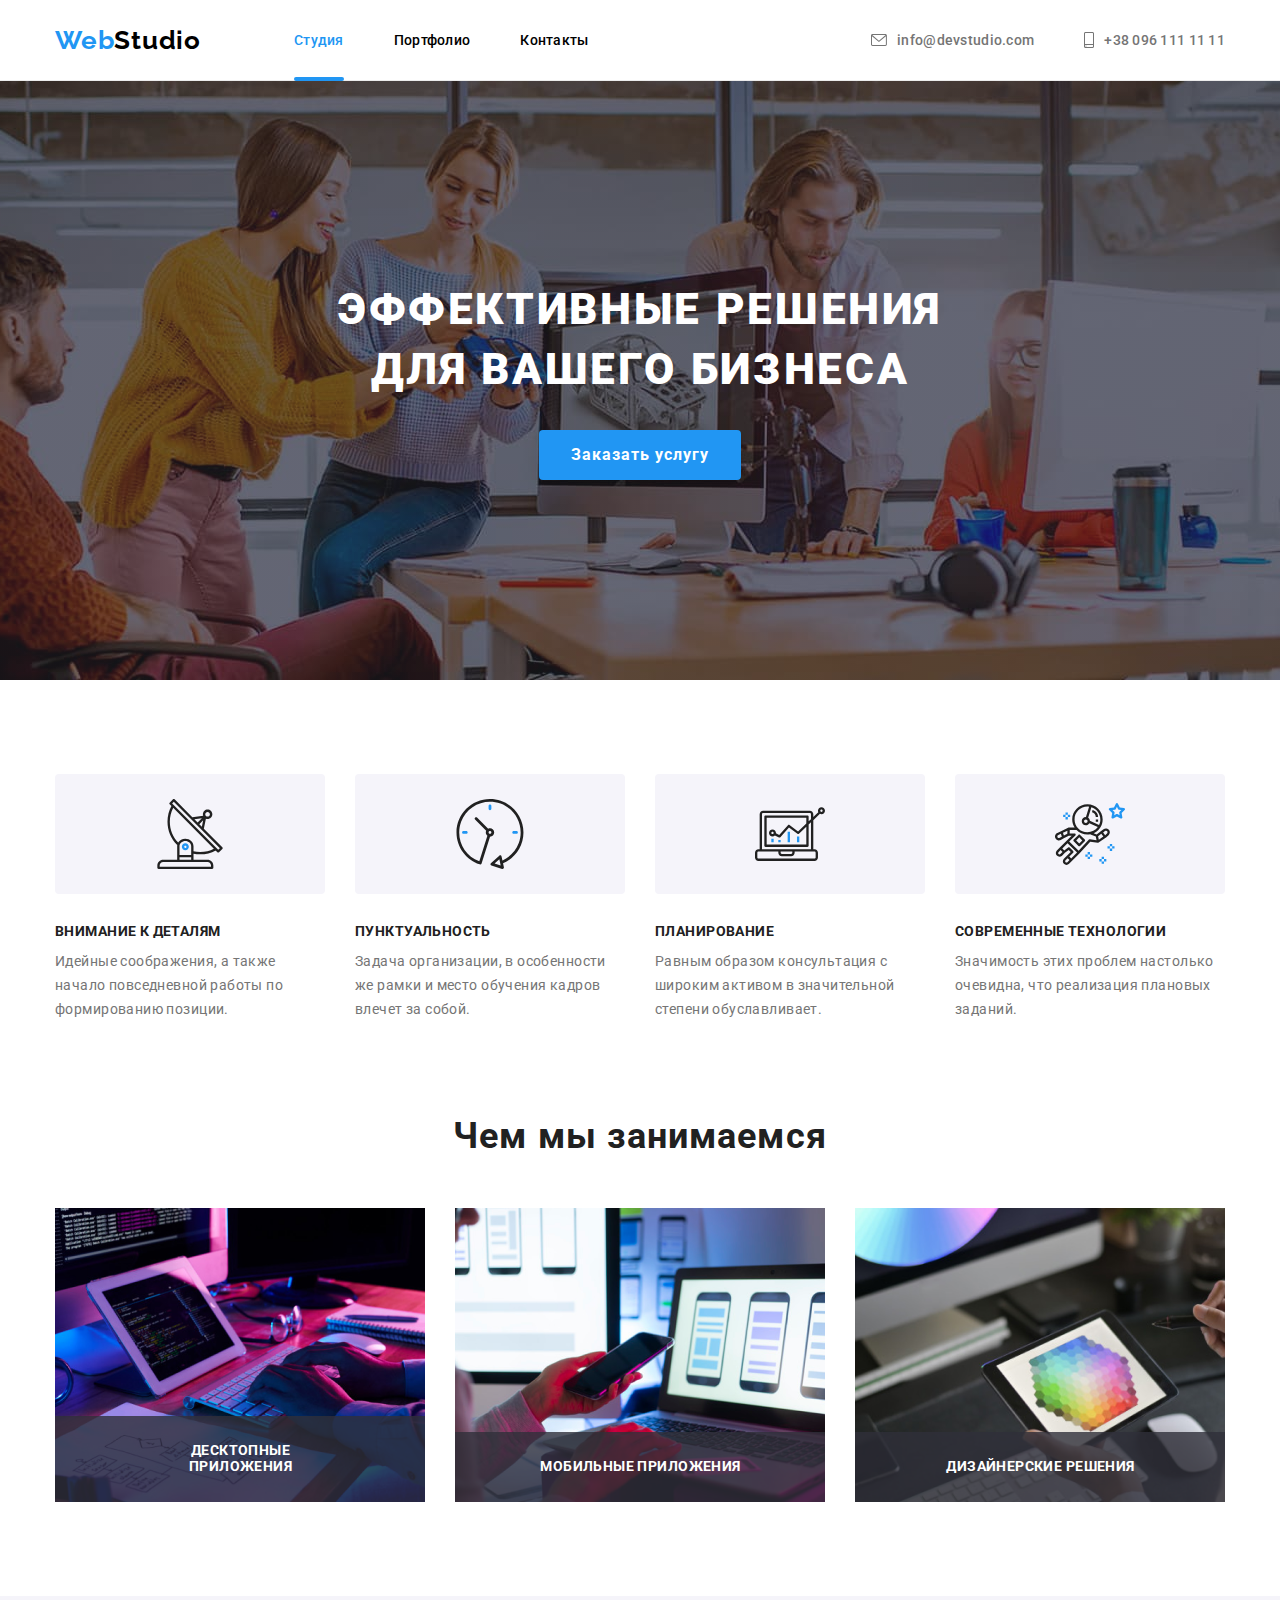
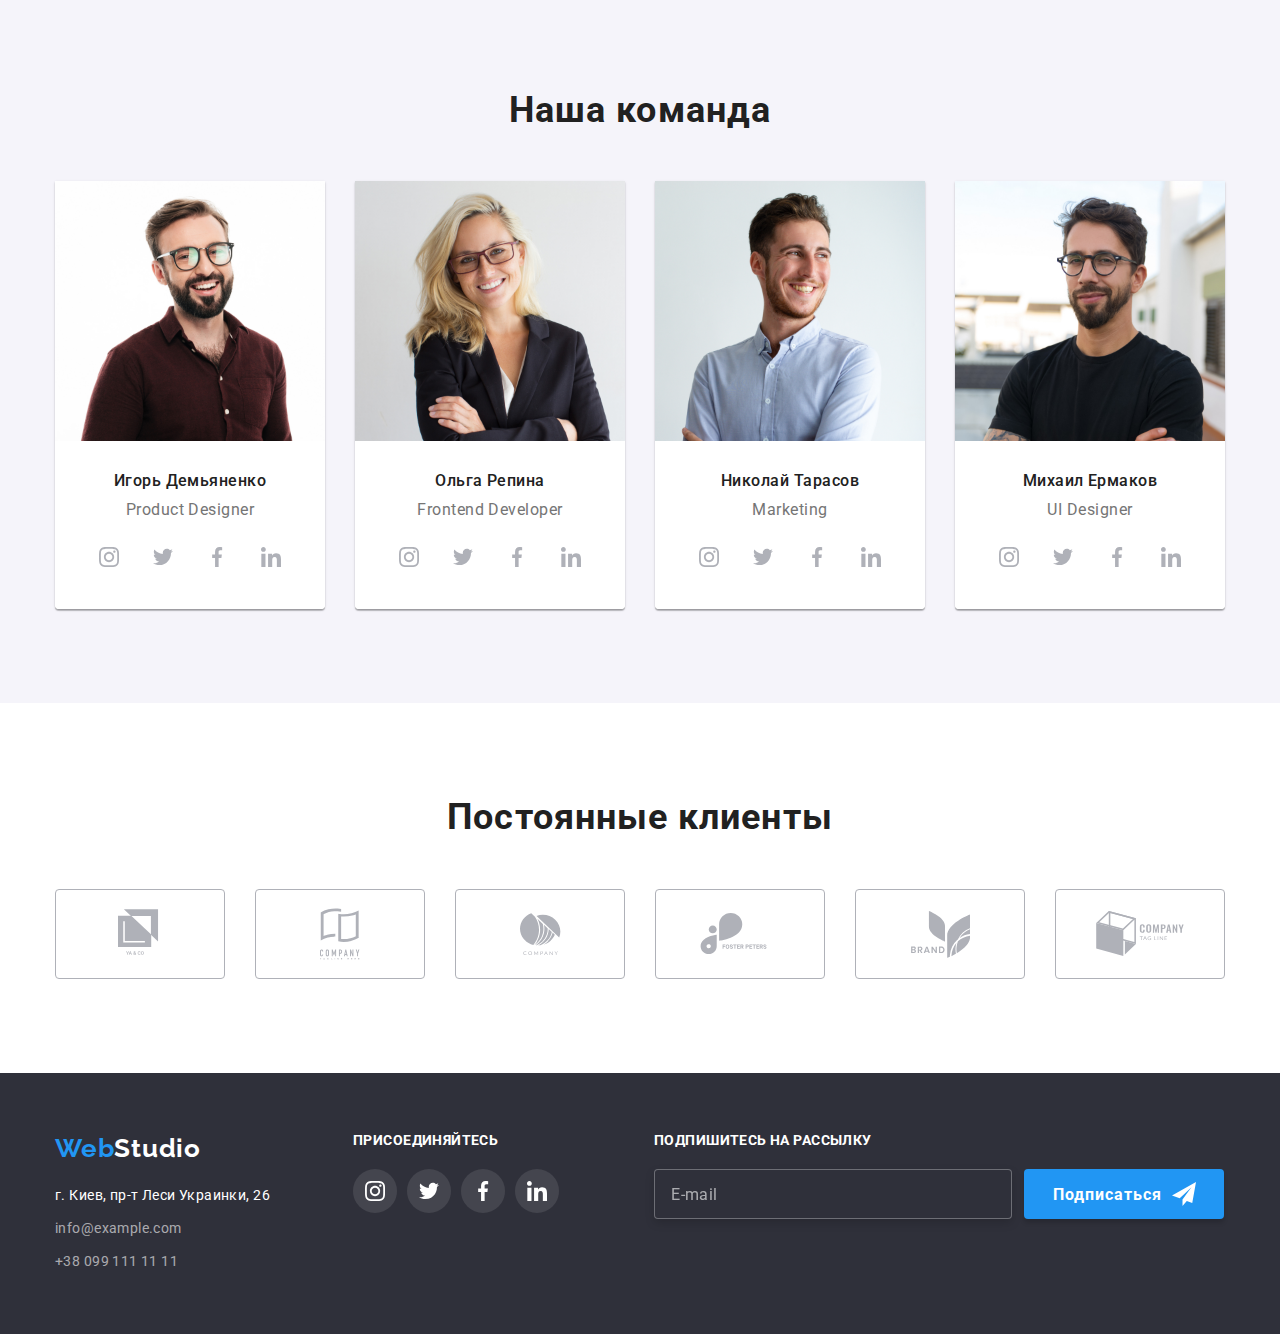
<file: index.html>
<!DOCTYPE html>
<html lang="ru">
  <head>
    <meta charset="UTF-8" />
    <meta name="viewport" content="width=device-width, initial-scale=1.0" />
    <title lang="en">WebStudio</title>
    <link rel="stylesheet" href="https://cdnjs.cloudflare.com/ajax/libs/modern-normalize/1.0.0/modern-normalize.min.css"/>
    <link rel="preconnect" href="https://fonts.gstatic.com">
    <link href="https://fonts.googleapis.com/css2?family=Raleway:wght@400;700&family=Roboto:wght@400;500;700;900&display=swap" rel="stylesheet">
    <link rel="stylesheet" href="css/styles.css">
  </head>
  <body>
    <!-------------------------HEADER---------------------------->
    <header class="header">
      <div class="container">
        <nav class="header-nav">
        <!--Company logo-->
        <a class="logo" href="index.html" lang="en"><span class="logo-accent-color">Web</span>Studio</a>
        <!--Main navigation-->
        <ul class="header-nav-list">
          <li class="header-nav-item"><a class="header-nav-item-link is-current" href="index.html">Студия</a></li>
          <li class="header-nav-item"><a class="header-nav-item-link" href="portfolio.html">Портфолио</a></li>
          <li class="header-nav-item"><a class="header-nav-item-link" href="">Контакты</a></li>
        </ul>
        
        <!--How to contact-->
        <ul class="header-contacts">
          <li class="header-contacts-item">
            <a class="header-contacts-item-link" 
            href="mailto:info@devstudio.com"><svg class="contact-icon" width="16" height="12">
              <use href="./images/content/sprite.svg#icon-envelope">
              </use>
            </svg>
            info@devstudio.com</a>
          </li>
        
                <li class="header-contacts-item">
            <a class="header-contacts-item-link" 
            href="tel:+380961111111"><svg class="contact-icon" width="10" height="16">
              <use href="./images/content/sprite.svg#icon-smartphone">
              </use>
            </svg>
            +38 096 111 11 11</a>
          </li>
        </ul>
        </nav>
      </div>
    </header>
    <main>
      <!--------------------------HERO------------------------------>
      <section class="section hero">
            <div class="container">
              <h1 class="visually-hidden">Студия создания сайтов WebStudio</h1>
              <p class="hero-title">Эффективные решения<br> для вашего бизнеса</p>
              <button class="button" data-modal-open>Заказать услугу</button>
            </div>
      </section>
      <!-----------------------ADVANTAGES-------------------------->
      <section class="section advant">
          <div class="container">
            <ul class="advant-list">
              <li class="advant-item">
                <div class="advant-icon-container">
                  <svg class="advant-icon" width="70" height="70">
                    <use href="./images/content/sprite.svg#icon-antenna">
                    </use>
                    </svg>
                </div>
                <h2 class="advant-item-title">Внимание к деталям</h2>
                <p class="advant-item-desc">
                  Идейные соображения, а также начало повседневной работы по
                  формированию позиции.
                </p>
              </li>

              <li class="advant-item">
                <div class="advant-icon-container">
                  <svg class="advant-icon" width="70" height="70">
                    <use href="./images/content/sprite.svg#icon-clock">
                    </use>
                  </svg>
                </div>
                <h2 class="advant-item-title">Пунктуальность</h2>
                <p class="advant-item-desc">
                  Задача организации, в особенности же рамки и место обучения
                  кадров влечет за собой.
                </p>
              </li>

              <li class="advant-item">
                <div class="advant-icon-container">
                  <svg class="advant-icon" width="70" height="70">
                    <use href="./images/content/sprite.svg#icon-diagram">
                    </use>
                  </svg>
                </div>
                <h2 class="advant-item-title">Планирование</h2>
                <p class="advant-item-desc">
                  Равным образом консультация с широким активом в значительной
                  степени обуславливает.
                </p>
              </li>

              <li class="advant-item">
                <div class="advant-icon-container">
                  <svg class="advant-icon" width="70" height="70">
                    <use href="./images/content/sprite.svg#icon-astronaut">
                    </use>
                  </svg>
                </div>
                <h2 class="advant-item-title">Современные технологии</h2>
                <p class="advant-item-desc">
                  Значимость этих проблем настолько очевидна, что реализация
                  плановых заданий. 
                </p>
              </li>
            
            </ul>
          </div>
      </section>
      <!--------------------------WORK------------------------------>
      <section class="section work">
            <div class="container">
              <h2 class="section-title">Чем мы занимаемся</h2>
              <ul class="work-list">  
                  <li class="work-list-item">
                    <img class="advant-img"
                        src="images/content/img.png"
                        alt="Работа за компьютером"
                        width="370"
                        height="294"/>
                    <p class="work-label">Десктопные приложения</p>
                  </li>
                
                  <li class="work-list-item">
                    <img class="advant-img"
                        src="images/content/box_2.png"
                        alt="Работа в телефоне"
                        width="370"
                        height="294"/>
                    <p class="work-label">Мобильные приложения</p>
                  </li>

                  <li class="work-list-item">
                    <img class="advant-img"
                        src="images/content/box_3.png"
                        alt="Работа в планшете"
                        width="370"
                        height="294"/>
                    <p class="work-label">Дизайнерские решения</p>
                  </li>
              </ul>
            </div>
      </section>
      <!--------------------------TEAM----------------------------->
      <section class="section team">
            <div class="container">
              <h2 class="section-title">Наша команда</h2>
              <ul class="team-list">
                <li class="team-list-item">
                  <img class ="team-info-list-item-photo"
                    src="./images/team/Igor_Demyanenko.jpg"
                    alt="Игорь Демьяненко"
                    width="270"
                  />
                  <div class="card-content">
                    <h3 class="team-info-list-item-name">Игорь Демьяненко</h3>
                    <p class="team-info-list-item-position" lang="en">Product Designer</p>
                    <ul class="social-list">
                      <li class="social-list-item">
                        <a class="social-list-link" href="">
                          <svg class="social-list-icon">
                            <use href="./images/content/sprite.svg#icon-instagram">
                            </use>
                          </svg>
                        </a>
                      </li>

                      <li class="social-list-item">
                        <a class="social-list-link" href="">
                          <svg class="social-list-icon">
                            <use href="./images/content/sprite.svg#icon-twitter">
                            </use>
                          </svg>
                        </a>
                      </li>

                      <li class="social-list-item">
                        <a class="social-list-link" href="">
                          <svg class="social-list-icon">
                          <use href="./images/content/sprite.svg#icon-facebook">
                          </use>
                        </svg>
                        </a>
                      </li>

                      <li class="social-list-item">
                        <a class="social-list-link" href="">
                          <svg class="social-list-icon">
                            <use href="./images/content/sprite.svg#icon-linkedin">
                            </use>
                          </svg>
                        </a>
                      </li>
                    </ul>
                </div>
                </li>

                <li class="team-list-item">
                  <img class ="team-info-list-item-photo"
                    src="images/team/Olga_Repina.jpg"
                    alt="Ольга Репина"
                    width="270"
                  />
                  <div class="card-content">
                  <h3 class="team-info-list-item-name">Ольга Репина</h3>
                  <p class="team-info-list-item-position" lang="en">Frontend Developer</p>
                  <ul class="social-list">
                    <li class="social-list-item">
                      <a class="social-list-link" href="">
                        <svg class="social-list-icon">
                          <use href="./images/content/sprite.svg#icon-instagram">
                          </use>
                        </svg>
                      </a>
                    </li>

                    <li class="social-list-item">
                      <a class="social-list-link" href="">
                        <svg class="social-list-icon">
                          <use href="./images/content/sprite.svg#icon-twitter">
                          </use>
                        </svg>
                      </a>
                    </li>

                    <li class="social-list-item">
                      <a class="social-list-link" href="">
                        <svg class="social-list-icon">
                          <use href="./images/content/sprite.svg#icon-facebook">
                          </use>
                        </svg>
                      </a>
                    </li>

                    <li class="social-list-item">
                      <a class="social-list-link" href="">
                        <svg class="social-list-icon">
                          <use href="./images/content/sprite.svg#icon-linkedin">
                          </use>
                        </svg>
                      </a>
                    </li>
                  </ul>
                </div>
                </li>

                <li class="team-list-item">
                  <img class ="team-info-list-item-photo"
                    src="images/team/Nikolay_Tarasov.jpg"
                    alt="Николай Тарасов"
                    width="270"
                  />
                  <div class="card-content">
                  <h3 class="team-info-list-item-name">Николай Тарасов</h3>
                  <p class="team-info-list-item-position" lang="en">Marketing</p>
                  <ul class="social-list">
                    <li class="social-list-item">
                      <a class="social-list-link" href="">
                        <svg class="social-list-icon">
                          <use href="./images/content/sprite.svg#icon-instagram">
                          </use>
                        </svg>
                      </a>
                    </li>

                    <li class="social-list-item">
                      <a class="social-list-link" href="">
                        <svg class="social-list-icon">
                          <use href="./images/content/sprite.svg#icon-twitter">
                          </use>
                        </svg>
                      </a>
                    </li>

                    <li class="social-list-item">
                      <a class="social-list-link" href="">
                        <svg class="social-list-icon">
                          <use href="./images/content/sprite.svg#icon-facebook">
                          </use>
                        </svg>
                      </a>
                    </li>

                    <li class="social-list-item">
                      <a class="social-list-link" href="">
                        <svg class="social-list-icon">
                          <use href="./images/content/sprite.svg#icon-linkedin">
                          </use>
                        </svg>
                      </a>
                    </li>
                  </ul>
                </div>
                </li>

                <li class="team-list-item">
                    <img class="team-info-list-item-photo"
                    src="images/team/Mykhail_Ermakov.jpg" 
                    alt="Михаил Ермаков" width="270"/>
                    <div class="card-content">
                    <h3 class="team-info-list-item-name">Михаил Ермаков</h3>
                    <p class="team-info-list-item-position" lang="en">UI Designer</p>
                  <ul class="social-list">
                    <li class="social-list-item">
                      <a class="social-list-link" href="">
                        <svg class="social-list-icon">
                          <use href="./images/content/sprite.svg#icon-instagram">
                          </use>
                        </svg>
                      </a>
                    </li>

                    <li class="social-list-item">
                      <a class="social-list-link" href="">
                        <svg class="social-list-icon">
                          <use href="./images/content/sprite.svg#icon-twitter">
                          </use>
                        </svg>
                      </a>
                    </li>

                    <li class="social-list-item">
                      <a class="social-list-link" href="">
                        <svg class="social-list-icon">
                          <use href="./images/content/sprite.svg#icon-facebook">
                          </use>
                        </svg>
                      </a>
                    </li>

                    <li class="social-list-item">
                      <a class="social-list-link" href="">
                        <svg class="social-list-icon">
                          <use href="./images/content/sprite.svg#icon-linkedin">
                          </use>
                        </svg>
                      </a>
                    </li>
                  </ul>
                </div>
                </li>
              </ul>
            </div>
      </section>
      <!-------------------------CLIENTS----------------------------->
      <section class="section clients">
        <div class="container">
          <h2 class="section-title">Постоянные клиенты</h2>
            <ul class="clients-list">
              <li class="clients-list-item">
                <a class="clients-list-link" href="">
                  <svg class="clients-list-icon" width="44.27" height="49.23">
                    <use href="./images/content/sprite.svg#icon-logo-1">
                    </use>
                  </svg>
                </a>
              </li>

                <li class="clients-list-item">
                  <a class="clients-list-link" href="">
                    <svg class="clients-list-icon" width="40" height="52">
                      <use href="./images/content/sprite.svg#icon-logo-2">
                      </use>
                    </svg>
                  </a>
                </li>

                <li class="clients-list-item">
                  <a class="clients-list-link" href="">
                    <svg class="clients-list-icon" width="41" height="42.6">
                      <use href="./images/content/sprite.svg#icon-logo-3">
                      </use>
                    </svg>
                  </a>
                </li>

                <li class="clients-list-item">
                  <a class="clients-list-link" href="">
                    <svg class="clients-list-icon" width="80" height="42.02">
                      <use href="./images/content/sprite.svg#icon-logo-4">
                      </use>
                    </svg>
                  </a>
                </li>

                <li class="clients-list-item">
                  <a class="clients-list-link" href="">
                    <svg class="clients-list-icon" width="59" height="47">
                      <use href="./images/content/sprite.svg#icon-logo-5">
                      </use>
                    </svg>
                  </a>
                </li>

                <li class="clients-list-item">
                  <a class="clients-list-link" href="">
                    <svg class="clients-list-icon" width="88.48" height="45.44">
                      <use href="./images/content/sprite.svg#icon-logo-6">
                      </use>
                    </svg>
                  </a>
                </li>

            </ul>
        </div>
      </section>

      <!-------------------------FOOTER----------------------------->
      <footer class="footer">
          <div class="container footer-social">
            <div class="footer-address-container">
              <a class="footer-logo" href="index.html"><span class="logo-accent-color">Web</span>Studio</a>
                  <address class="footer-contacts">
                  <p class="footer-contacts-address">г. Киев, пр-т Леси Украинки, 26</p>
                  <a class="footer-contacts-link" href="mailto:info@example.com">info@example.com</a>
                  <a class="footer-contacts-link" href="tel:+380991111111">+38 099 111 11 11</a>
                  </address> 
            </div>
            <div class="footer-social-container">
                <h3 class="agitation">присоединяйтесь</h3>
                <ul class="footer-social-list">
                  <li class="social-list-item">
                    <a class="social-list-link footer-link" href="">
                      <svg class="social-list-icon footer-icon">
                        <use href="./images/content/sprite.svg#icon-instagram">
                        </use>
                      </svg>
                    </a>
                  </li>
    
                  <li class="social-list-item">
                    <a class="social-list-link footer-link" href="">
                      <svg class="social-list-icon footer-icon">
                        <use href="./images/content/sprite.svg#icon-twitter">
                        </use>
                      </svg>
                    </a>
                  </li>
    
                  <li class="social-list-item">
                    <a class="social-list-link footer-link" href="">
                      <svg class="social-list-icon footer-icon">
                        <use href="./images/content/sprite.svg#icon-facebook">
                        </use>
                      </svg>
                    </a>
                  </li>
    
                  <li class="social-list-item">
                    <a class="social-list-link footer-link" href="">
                      <svg class="social-list-icon footer-icon">
                        <use href="./images/content/sprite.svg#icon-linkedin">
                        </use>
                      </svg>
                    </a>
                  </li>
              </ul>
            </div>
            <form class="footer-input-container">
              <h3 class="agitation">Подпишитесь на рассылку</h3>
                <input type="email" name="user-email" class="footer-form-input" placeholder="E-mail">
                <button class="footer-input-btn" type="submit">Подписаться
                    <svg class="footer-btn-icon">
                       <use href="./images/content/sprite.svg#icon-icon-send"></use>
                    </svg>    
                </button> 
              </form>
          </div>    
      </footer>
  <!-------------------------BACKDROP----------------------------->
      <div class="backdrop is-hidden" data-modal>
        <div class="modal">
          <button type="button" class="close-btn" data-modal-close>
            <svg class="close">
              <use href="./images/content/sprite.svg#close">
              </use>
            </svg>
          </button>
          <p class="form-title">Оставьте свои данные, мы вам перезвоним</p>
          <form action="" class="modal-form">

            <label class="modal-form-field label">Имя
              <input type="text" name="user-name" class="modal-form-input">
              <svg class="form-icon">
                <use href="./images/content/sprite.svg#icon-name"></use>
              </svg>
            </label>

            <label class="modal-form-field label">Телефон
              <input type="tel" name="user-tel" class="modal-form-input">
               <svg class="form-icon">
                <use href="./images/content/sprite.svg#icon-tel"></use>
              </svg>
            </label>

            <label class="modal-form-field label">Почта
              <input type="email" name="user-email" class="modal-form-input">
               <svg class="form-icon">
                <use href="./images/content/sprite.svg#icon-email"></use>
              </svg>
            </label>
            
             <label class="modal-form-field label">Комментарий
              <textarea class="modal-form-message" 
              name="user-message" 
              placeholder="Введите текст"></textarea>
            </label>
        
            <input id="user-policy" type="checkbox" name="user-policy" value="accept-policy" class="modal-form-policy visually-hidden">
            <label for="user-policy" class="modal-form-policy-text">
              Соглашаюсь с рассылкой и принимаю&nbsp;
              <a href="" class="policy">Условия договора</a></label>

            <button type="submit" class="modal-form-btn">Отправить</button>
          </form>
        </div>
      </div>
    </main>
    <script src="./js/modal.js"></script>
  </body>
</html>
</file>
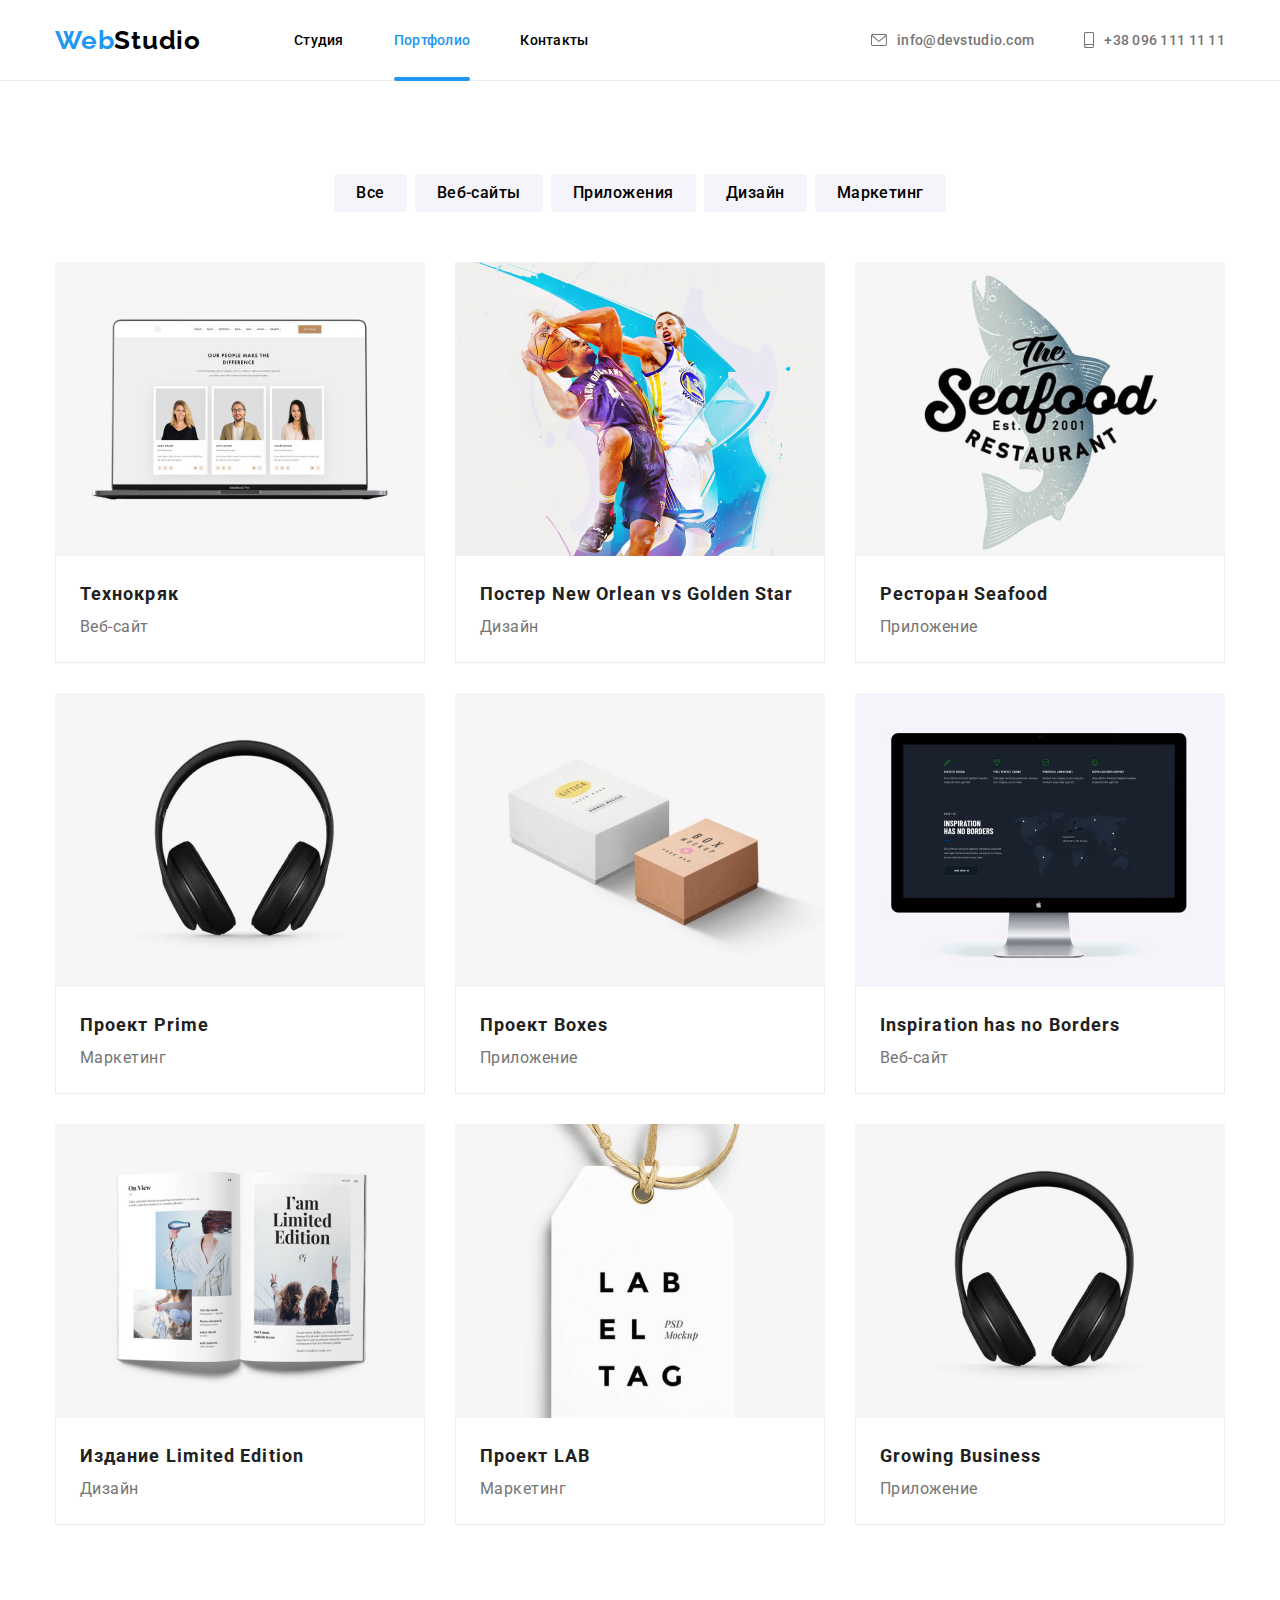
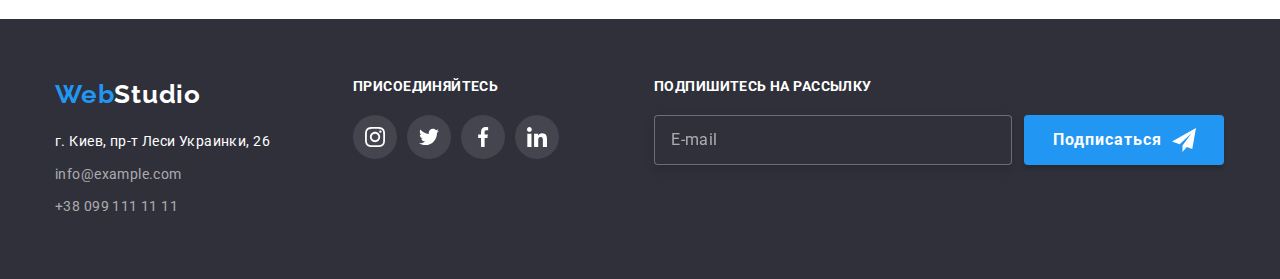
<file: portfolio.html>
<!DOCTYPE html>
<html lang="ru">
  <head>
    <meta charset="UTF-8" />
    <meta name="viewport" content="width=device-width, initial-scale=1.0" />
    <title lang="en">Portfolio</title>
    <link
      rel="stylesheet"
      href="https://cdnjs.cloudflare.com/ajax/libs/modern-normalize/1.0.0/modern-normalize.min.css"
    />
    <link rel="preconnect" href="https://fonts.gstatic.com" />
    <link
      href="https://fonts.googleapis.com/css2?family=Raleway:wght@400;700&family=Roboto:wght@400;500;700;900&display=swap"
      rel="stylesheet"/>
    <link rel="stylesheet" href="css/styles.css" />
  </head>
  <body>
    <!--Portfolio header-->
    <header class="header">
      <div class="container">
        <nav class="header-nav">
          <!--Company logo-->
          <a class="logo" href="index.html" lang="en"><span class="logo-accent-color">Web</span>Studio</a>
          <!--Main navigation-->
          <ul class="header-nav-list">
            <li class="header-nav-item"><a class="header-nav-item-link" href="index.html">Студия</a></li>
            <li class="header-nav-item"><a class="header-nav-item-link is-current" href="portfolio.html">Портфолио</a></li>
            <li class="header-nav-item"><a class="header-nav-item-link" href="">Контакты</a></li>
          </ul>
    
          <!--How to contact-->
          <ul class="header-contacts">
            <li class="header-contacts-item">
              <a class="header-contacts-item-link" href="mailto:info@devstudio.com"><svg class="contact-icon" width="16"
                  height="12">
                  <use href="./images/content/sprite.svg#icon-envelope">
                  </use>
                </svg>
                info@devstudio.com</a>
            </li>
    
            <li class="header-contacts-item">
              <a class="header-contacts-item-link" href="tel:+380961111111"><svg class="contact-icon" width="10"
                  height="16">
                  <use href="./images/content/sprite.svg#icon-smartphone">
                  </use>
                </svg>
                +38 096 111 11 11</a>
            </li>
          </ul>
        </nav>
      </div>
    </header>
    <main>
      <!--Our projects-->
      <section class="section">
        <div class="container">
        <h1 class="visually-hidden">Наши проекты</h1>
        <!--Filter buttons-->
        <ul class="portfolio-filter">
          <li class="button-portfolio-filter">
            <button type="button" class="portfolio-btn">Все</button>
          </li>
          <li class="button-portfolio-filter">
            <button type="button" class="portfolio-btn">Веб-сайты</button>
          </li>
          <li class="button-portfolio-filter">
            <button type="button" class="portfolio-btn">Приложения</button>
          </li>
          <li class="button-portfolio-filter">
            <button type="button" class="portfolio-btn">Дизайн</button>
          </li>
          <li class="button-portfolio-filter">
            <button type="button" class="portfolio-btn">Маркетинг</button>
          </li>
        </ul>
        <ul class="portfolio">
          <li class="portfolio-item">
            <a class="portfolio-link" href="">
                <div class="img-overlay">
              <img
                class="card-img"
                src="./images/portfolio/Технокряк.jpg"
                alt="Презентация проекта Технокряк"
                width="370"
                height="294"
              />
              <p class="overlay">Технокряк это современная площадка распространения коронавируса. Компании используют эту платформу
                для цифрового шпионажа и атак на защищённые сервера конкурентов.</p>
                </div>

              <div class="portfolio-card">
              <h2 class="portfolio-title">Технокряк</h2>
              <p class="portfolio-subtitle">Веб-сайт</p>
              </div>
            </a>
          </li>

          <li class="portfolio-item">
            <a class="portfolio-link" href="">
                  <div class="img-overlay">
                     <img
                class="card-img"
                src="./images/portfolio/NewOrlean_Golden_Star.jpg"
                alt="Презентация проекта New Orlean vs Golden Star"
                width="370"
                height="294"/>
            <p class="overlay">Технокряк это современная площадка распространения коронавируса. Компании используют эту платформу
              для цифрового шпионажа и атак на защищённые сервера конкурентов.</p>
            </div>
            
              <div class="portfolio-card">
              <h2 class="portfolio-title">
                Постер New Orlean vs Golden Star
              </h2>
              <p class="portfolio-subtitle">Дизайн</p>
              </div>
            </a>

          </li>
          <li class="portfolio-item">
            <a class="portfolio-link" href="">
                <div class="img-overlay">
                <img
                class="img"
                src="./images/portfolio/Seafood.jpg"
                alt="Презентация проекта Seafood"
                width="370"
                height="294"/>
                <p class="overlay">Технокряк это современная площадка распространения коронавируса. Компании используют эту платформу
                  для цифрового шпионажа и атак на защищённые сервера конкурентов.</p>
              </div>
                  <div class="portfolio-card">
              <h2 class="portfolio-title">Ресторан Seafood</h2>
              <p class="portfolio-subtitle">Приложение</p>
              </div>
            </a>
          </li>

          <li class="portfolio-item">
            <a class="portfolio-link" href="">
                  <div class="img-overlay">
              <img
                class="prime-img"
                src="./images/portfolio/Prime.jpg"
                alt="Презентация проекта Prime"
                width="370"
                height="294"
              />
              <p class="overlay">Технокряк это современная площадка распространения коронавируса. Компании используют эту платформу
                для цифрового шпионажа и атак на защищённые сервера конкурентов.</p>
                </div>
                <div class="portfolio-card">
              <h2 class="portfolio-title">Проект Prime</h2>
              <p class="portfolio-subtitle">Маркетинг</p>
              </div>
            </a>
          </li>
        <li class="portfolio-item">
            <a class="portfolio-link" href="">
                <div class="img-overlay">
                <img 
                class="boxes-img" 
                src="./images/portfolio/Boxes.jpg" 
                alt="Презентация проекта Boxes" 
                width="370"
                height="294"/>
                <p class="overlay">Технокряк это современная площадка распространения коронавируса. Компании используют эту платформу
                  для цифрового шпионажа и атак на защищённые сервера конкурентов.</p>
                </div>
                  <div class="portfolio-card">
                <h2 class="portfolio-title">Проект Boxes</h2>
                <p class="portfolio-subtitle">Приложение</p>
                </div>
            </a>
        </li>
        <li class="portfolio-item">
            <a class="portfolio-link" href="">
                  <div class="img-overlay">
                <img class="InspirationHasNoBorders-img" 
                src="./images/portfolio/InspirationBorders.jpg" 
                alt="Презентация проекта Inspiration has no Borders" 
                width="370"
                height="294"/>
                <p class="overlay">Технокряк это современная площадка распространения коронавируса. Компании используют эту платформу
                  для цифрового шпионажа и атак на защищённые сервера конкурентов.</p>
                </div>
                  <div class="portfolio-card">
                <h2 class="portfolio-title">Inspiration has no Borders</h2>
                <p class="portfolio-subtitle">Веб-сайт</p>
                </div>
            </a>
        </li>

        <li class="portfolio-item">
            <a class="portfolio-link" href="">
                <div class="img-overlay">
                <img class="LimitedEdition-img" 
                src="./images/portfolio/LimitedEdition.png" 
                alt="Презентация издания Limited Edition" 
                width="370"
                    height="294"/>
                    <p class="overlay">Технокряк это современная площадка распространения коронавируса. Компании используют эту платформу
                      для цифрового шпионажа и атак на защищённые сервера конкурентов.</p>
                </div>
                      <div class="portfolio-card">
                <h2 class="portfolio-title">Издание Limited Edition</h2>
                <p class="portfolio-subtitle">Дизайн</p>
                </div>
            </a>
        </li>
        <li class="portfolio-item">
            <a class="portfolio-link" href="">
                <div class="img-overlay">
                <img 
                class="lab-img" 
                src="./images/portfolio/LAB.png" 
                alt="Презентация проекта LAB" 
                width="370"
                height="294"/>
                <p class="overlay">Технокряк это современная площадка распространения коронавируса. Компании используют эту платформу
                  для цифрового шпионажа и атак на защищённые сервера конкурентов.</p>
                </div>
                  <div class="portfolio-card">
                <h2 class="portfolio-title">Проект LAB</h2>
                <p class="portfolio-subtitle">Маркетинг</p>
                </div>
            </a>
        </li>
        <li class="portfolio-item">
            <a class="portfolio-link" href="">
                <div class="img-overlay">
                <img class="GrowingBusiness-img" 
                src="./images/portfolio/Prime.jpg" 
                alt="Презентация проэкта Growing Business" 
                width="370"
                height="294"/>
                <p class="overlay">Технокряк это современная площадка распространения коронавируса. Компании используют эту платформу
                  для цифрового шпионажа и атак на защищённые сервера конкурентов.</p>
                </div>
                  <div class="portfolio-card">
                <h2 class="portfolio-title">Growing Business</h2>
                <p class="portfolio-subtitle">Приложение</p>
                </div>
            </a>
        </li>
        </ul>
        </div>
      </section>
    </main>
    <!--Site footer-->
   <footer class="footer">
          <div class="container footer-social">
            <div class="footer-address-container">
              <a class="footer-logo" href="index.html"><span class="logo-accent-color">Web</span>Studio</a>
                  <address class="footer-contacts">
                  <p class="footer-contacts-address">г. Киев, пр-т Леси Украинки, 26</p>
                  <a class="footer-contacts-link" href="mailto:info@example.com">info@example.com</a>
                  <a class="footer-contacts-link" href="tel:+380991111111">+38 099 111 11 11</a>
                  </address> 
            </div>
            <div class="footer-social-container">
                <h3 class="agitation">присоединяйтесь</h3>
                <ul class="footer-social-list">
                  <li class="social-list-item">
                    <a class="social-list-link footer-link" href="">
                      <svg class="social-list-icon footer-icon">
                        <use href="./images/content/sprite.svg#icon-instagram">
                        </use>
                      </svg>
                    </a>
                  </li>
    
                  <li class="social-list-item">
                    <a class="social-list-link footer-link" href="">
                      <svg class="social-list-icon footer-icon">
                        <use href="./images/content/sprite.svg#icon-twitter">
                        </use>
                      </svg>
                    </a>
                  </li>
    
                  <li class="social-list-item">
                    <a class="social-list-link footer-link" href="">
                      <svg class="social-list-icon footer-icon">
                        <use href="./images/content/sprite.svg#icon-facebook">
                        </use>
                      </svg>
                    </a>
                  </li>
    
                  <li class="social-list-item">
                    <a class="social-list-link footer-link" href="">
                      <svg class="social-list-icon footer-icon">
                        <use href="./images/content/sprite.svg#icon-linkedin">
                        </use>
                      </svg>
                    </a>
                  </li>
              </ul>
            </div>
             <form class="footer-input-container">
              <h3 class="agitation">Подпишитесь на рассылку</h3>
                <input type="email" name="user-email" class="footer-form-input" placeholder="E-mail">
                <button class="footer-input-btn" type="submit">Подписаться
                    <svg class="footer-btn-icon">
                       <use href="./images/content/sprite.svg#icon-icon-send"></use>
                    </svg>    
                </button> 
              </form>
          </div>    
      </footer>
  </body>
</html>
</file>
<file: css/styles.css>
/* 
Colors:
hero text color #FFFFFF 
primary text  #212121
secondary text #757575
accent color #2196F3 

Fonts:
logo font: Raleway 400 bold
main font Roboto 500 900 normal 400 bold 700
font-family: 'Raleway', sans-serif;
font-family: 'Roboto', sans-serif;

*/
:root {
  --hero-background-color: #2f303a;
  --secondary-background-color: #f5f4fa;
  --button-background-color: #f5f4fa;

  --hero-text-color: #ffffff;
  --primary-text-color: #212121;
  --secondary-text-color: #757575;

  --icon-color: #afb1b8;
  --accent-color: #2196f3;

  --logo-font: "Raleway", sans-serif;
}
body {
  background-color: #ffffff;
  color: #212121;
  font-family: "Roboto", sans-serif;
  padding-top: 80px;
}
h1,
h2,
h3,
h4,
h5,
h6,
p,
li {
  margin: 0;
}
ul {
  margin: 0;
  padding: 0;
  list-style: none;
}
img {
  display: block;
  margin: 0px;
}

.visually-hidden {
  position: absolute;
  width: 1px;
  height: 1px;
  margin: -1px;
  border: 0;
  padding: 0;
  white-space: nowrap;
  clip-path: inset(100%);
  clip: rect(0 0 0 0);
  overflow: hidden;
}

.container {
  width: 1200px;
  padding-right: 15px;
  padding-left: 15px;
  margin-left: auto;
  margin-right: auto;
  /* outline: 2px solid tomato; */
}

.section-title {
  font-weight: 700;
  font-size: 36px;
  line-height: 1.16;
  text-align: center;
  letter-spacing: 0.03em;
  margin-bottom: 50px;
}

/*================HEADER================*/

.header {
  position: fixed;
  width: 100%;
  min-height: 80px;
  top: 0;
  left: 0;
  border-bottom: 1px solid #ececec;
  background-color: #ffffff;
  z-index: 1;
}

.portfolio {
  margin-bottom: 94px;
}

/* Logo */
.logo {
  margin-right: 93px;
  font-family: var(--logo-font);
  font-weight: bold;
  font-size: 26px;
  line-height: 1.19;
  letter-spacing: 0.03em;
  text-decoration: none;
  color: #000000;
}
.logo-accent-color {
  color: var(--accent-color);
}
.logo:focus{
  outline: none;
}
/* Header-nav */

.header-nav {
  display: flex;
  align-items: center;
}

.header-nav-item-link,
.header-contacts-item-link {
  padding-top: 32px;
  padding-bottom: 32px;
  text-decoration: none;
  font-weight: 500;
  font-size: 14px;
  line-height: 1, 14;
  letter-spacing: 0.02em;
  color: #000000;

  transition: color 250ms cubic-bezier(0.4, 0, 0.2, 1);
}

.header-nav-list {
  display: flex;
}
.header-contacts {
  display: flex;
  margin-left: auto;
}

.header-nav-list .header-nav-item + .header-nav-item {
  margin-left: 50px;
}
.contact-icon {
  margin-right: 10px;
  fill: currentColor;
}

.header-nav-item-link:hover,
.header-nav-item-link:focus{
  color: var(--accent-color);
  outline: none;
}

.header-contacts .header-contacts-item + .header-contacts-item {
  margin-left: 50px;
}
.header-contacts-item-link {
  color: var(--secondary-text-color);
  display: flex;
  align-items: center;
}
.header-contacts-item-link:hover,
.header-contacts-item-link:focus {
  color: var(--accent-color);
  outline: none;
}

.header-nav-item-link {
  position: relative;
}

.header-nav-item-link.is-current {
  color: var(--accent-color);
}

.header-nav-item-link.is-current.header-nav-item-link::after {
  position: absolute;
  content: "";
  bottom: -1px;
  display: block;
  width: 100%;
  height: 4px;

  background-color: var(--accent-color);
  border-radius: 2px;

  color: var(--accent-color);
}

/*================END HEADER================*/
/*=====================MAIN=================*/

/* Hero */
.hero {
  max-width: 1600px;
  min-height: 600px;
  background-color: #c4c4c4;

  background-image: linear-gradient(
      to right,
      rgba(47, 48, 58, 0.4),
      rgba(47, 48, 58, 0.4)
    ),
    url(../images/content/header.jpg);
  background-size: cover;
  background-repeat: no-repeat;
  background-position: center;

  margin-left: auto;
  margin-right: auto;

  text-align: center;
  padding-top: 200px;
  padding-bottom: 200px;
  margin-bottom: 94px;
}

.hero-title {
  color: var(--hero-text-color);
  font-weight: 900;
  font-size: 44px;
  line-height: 1.36;
  letter-spacing: 0.06em;
  text-transform: uppercase;
  margin-bottom: 30px;
}
.button {
  margin: 0 auto;

  display: inline-block;
  min-width: 200px;
  padding: 10px 32px;
  left: 700px;
  top: 430px;
  border: none;
  border-radius: 4px;
  justify-content: center;

  text-align: center;
  align-items: center;
  font-weight: 700;
  font-size: 16px;
  line-height: 1.875;
  letter-spacing: 0.06em;

  color: var(--hero-text-color);
  background-color: var(--accent-color);
  text-decoration: none;
  box-shadow: 0px 4px 4px rgba(0, 0, 0, 0.15);

  cursor: pointer;
}

.button:focus {
outline: none;
}

/* Advantages */
.advant {
  margin-bottom: 94px;
}
.advant-list {
  display: flex;
  justify-content: stretch;
}
.advant-list .advant-item + .advant-item {
  margin-left: 30px;
}

.advant-icon-container {
  display: flex;
  justify-content: center;
  align-items: center;
  background-color: var(--secondary-background-color);
  width: 270px;
  height: 120px;
  border-radius: 4px;
  margin-bottom: 30px;
}

.advant-item-title {
  margin-bottom: 10px;
  font-weight: 700;
  font-size: 14px;
  line-height: 1.14;
  letter-spacing: 0.03em;
  text-transform: uppercase;
}
.advant-item-desc {
  font-weight: 400;
  font-size: 14px;
  line-height: 1.71;
  letter-spacing: 0.03em;
  color: var(--secondary-text-color);
}
.advant-item {
  width: 270px;
}

/* Work */

.work {
  margin-bottom: 94px;
}

.work-list {
  display: flex;
  justify-content: space-between;
}

.work-list-item {
  position: relative;
}

.work-label {
  position: absolute;
  width: 100%;
  bottom: 0;
  right: 0;
  margin: 0;
  padding: 27px 82px 27px 83px;
  background-color: rgba(47, 48, 58, 0.8);

  font-weight: 700;
  font-size: 14px;
  line-height: 1.14;
  text-align: center;
  letter-spacing: 0.03em;
  text-transform: uppercase;
  color: #ffffff;
}

/* Team */
.team {
  background-color: var(--secondary-background-color);
  padding-top: 94px;
  padding-bottom: 94px;
}

.team-list {
  display: flex;
  justify-content: space-between;
}
.team-list-item {
  box-shadow: 0px 1px 3px rgba(0, 0, 0, 0.12), 0px 1px 1px rgba(0, 0, 0, 0.14),
    0px 2px 1px rgba(0, 0, 0, 0.2);
  border: 1px solid 000000;
  border-radius: 0px 0px 4px 4px;
  background: #ffffff;
  overflow: hidden;
}
.card-content {
  padding-top: 30px;
  padding-bottom: 30px;
  background: #ffffff;
  width: 270px;
}

.team-info-list-item-name {
  margin-bottom: 10px;
}

.team-info-list-item-name {
  font-weight: 500;
  font-size: 16px;
  line-height: 1.19;
  text-align: center;
  letter-spacing: 0.03em;
}
.team-info-list-item-position {
  font-weight: 400;
  font-size: 16px;
  line-height: 1.19;
  text-align: center;
  letter-spacing: 0.03em;
  color: var(--secondary-text-color);
  margin-bottom: 16px;
}

.social-list {
  display: flex;
  justify-content: space-between;
  margin-left: 32px;
  margin-right: 32px;
}

.social-list-link {
  display: flex;
  justify-content: center;
  align-items: center;
  width: 44px;
  height: 44px;
  background-color: #ffffff;
  border-radius: 50%;

  transition: all 250ms cubic-bezier(0.4, 0, 0.2, 1);
}

.social-list-link:hover,
.social-list-link:focus {
  background-color: var(--accent-color);
  outline: none;
}

.social-list-link:hover .social-list-icon,
.social-list-link:focus .social-list-icon {
  fill: #ffffff;
}

.social-list-icon {
  width: 20px;
  height: 20px;
  fill: var(--icon-color);
  transition: all 250ms cubic-bezier(0.4, 0, 0.2, 1);
}

/* Portfolio buttons */

.portfolio-filter {
  display: flex;
  justify-content: center;
  margin-top: 94px;
  margin-bottom: 50px;
}

.portfolio-btn {
  font-weight: 500;
  font-size: 16px;
  line-height: 1.62;
  text-align: center;
  letter-spacing: 0.03em;
  border-radius: 4px;
  border: none;
  background: var(--secondary-background-color);
  padding: 6px 22px;
  cursor: pointer;

  transition: all 250ms cubic-bezier(0.4, 0, 0.2, 1);
}

.portfolio-filter .button-portfolio-filter + .button-portfolio-filter {
  margin-left: 8px;
}

.portfolio-btn:hover,
.portfolio-btn:focus {
  color: #ffffff;
  background-color: var(--accent-color);
  box-shadow: 0px 3px 1px rgba(0, 0, 0, 0.1), 0px 1px 2px rgba(0, 0, 0, 0.08),
    0px 2px 2px rgba(0, 0, 0, 0.12);
    outline: none;
}
.portfolio-link {
  text-decoration: none;
}
.portfolio-link:visited {
  color: var(--primary-text-color);
}
.portfolio-link > .portfolio-subtitle {
  color: var(--secondary-text-color);
}

/* Portfolio cards */

.portfolio {
  display: flex;
  flex-wrap: wrap;

  margin-left: -30px;
  margin-top: -30px;
}

.portfolio > .portfolio-item {
  flex-basis: calc(100% / 3 - 30px);

  margin-left: 30px;
  margin-top: 30px;
}

.portfolio-title {
  font-weight: 700;
  font-size: 18px;
  line-height: 2;
  letter-spacing: 0.06em;
}

.portfolio-subtitle {
  font-weight: 400;
  font-size: 16px;
  line-height: 1.87;
  letter-spacing: 0.03em;
  color: var(--secondary-text-color);
}

.portfolio-card {
  padding-top: 20px;
  padding-bottom: 20px;
  padding-left: 24px;
  padding-right: 24px;
  background: #ffffff;
  max-width: 370px;
  border-left: 1px solid #eeeeee;
  border-right: 1px solid #eeeeee;
  border-bottom: 1px solid #eeeeee;
}

.portfolio-link {
  transition: all 250ms cubic-bezier(0.4, 0, 0.2, 1);
}

.portfolio-link:hover,
.portfolio-link:focus {
  display: block;
  box-shadow: 0px 1px 1px rgba(0, 0, 0, 0.12), 
  0px 4px 4px rgba(0, 0, 0, 0.06), 
  1px 4px 6px rgba(0, 0, 0, 0.16);
  outline: none;
}

.img-overlay {
  position: relative;
  overflow: hidden;
}

.overlay {
  position: absolute;
  top: 0;
  left: 0;
  width: 100%;
  height: 100%;

  background: rgba(33, 150, 243, 0.9);
  font-weight: 400;
  font-size: 18px;
  line-height: 1.56;
  letter-spacing: 0.03em;
  padding: 63px 24px;
  color: #ffffff;

  transition: transform 250ms cubic-bezier(0.4, 0, 0.2, 1);
  transform: translateY(100%);
}

.portfolio-link:hover .overlay,
.portfolio-link:focus .overlay {
  transform: translateY(0);
}

/* Clients */

.clients {
  padding-top: 94px;
  padding-bottom: 94px;
}

.clients-list {
  display: flex;
  justify-content: space-between;
}

.clients-list-link {
  display: flex;
  justify-content: center;
  align-items: center;
  width: 170px;
  height: 90px;
  border: 1px solid var(--icon-color);
  border-radius: 4px;
  background-color: #ffffff;

  transition: all 250ms cubic-bezier(0.4, 0, 0.2, 1);
}

.clients-list-icon {
  fill: var(--icon-color);
  transition: all 250ms cubic-bezier(0.4, 0, 0.2, 1);
}

.clients-list-link:hover,
.clients-list-link:focus {
  border-color: var(--accent-color);
  outline: none;
}

.clients-list-link:hover .clients-list-icon,
.clients-list-link:focus .clients-list-icon {
  fill: var(--accent-color);
  outline: none;
}

/*==================END MAIN=================*/
/*==================FOOTER===================*/

.footer {
  background-color: var(--hero-background-color);
  padding-top: 60px;
  padding-bottom: 60px;
}
.footer-logo {
  display: block;
  font-family: var(--logo-font);
  font-weight: bold;
  font-size: 26px;
  line-height: 1.19;
  letter-spacing: 0.03em;
  text-decoration: none;
  color: #ffffff;
  margin-bottom: 20px;
}
.footer-logo:focus {
  outline:none;
}

.footer-contacts-address {
  font-style: normal;
  font-weight: normal;
  font-size: 14px;
  line-height: 1.71;
  letter-spacing: 0.03em;
  color: #ffffff;
}
.footer-contacts-link {
  display: block;
  margin-top: 9px;
  font-style: normal;
  font-weight: 400;
  font-size: 14px;
  line-height: 1.71;
  letter-spacing: 0.03em;
  color: rgba(255, 255, 255, 0.6);
  text-decoration: none;
}

.footer-contacts-link:hover{
  outline: none;
}

/* Social links */

.footer-social {
  display: flex;
}

.footer-address-container {
  display: block;
}

.footer-social-container {
  display: block;
  width: 206px;
  height: 80px;

  margin-left: 83px;
}

.footer-social-list {
  display: flex;
  justify-content: space-between;
}

.footer-link {
  background-color: #44454e;
}

.footer-icon {
  fill: #ffffff;
}

.agitation {
  font-weight: 700;
  font-size: 14px;
  line-height: 1.14;
  letter-spacing: 0.03em;
  text-transform: uppercase;

  color: #ffffff;

  margin-bottom: 20px;
}

.footer-input-container {
  margin-left: 95px;
}

.footer-form-input{
display: inline-flex;
margin: 0px;
width: 358px;
height: 50px;
margin: 0;
padding:15px 16px;

border: 1px solid rgba(255, 255, 255, 0.3);
border-radius: 4px;
background-color: #2F303A;
filter: drop-shadow(0px 4px 4px rgba(0, 0, 0, 0.15));
}

.footer-form-input::placeholder{
color: rgba(255, 255, 255, 0.6);
font-size: 16px;
line-height: 1.25;
letter-spacing: 0.03em;
}

.footer-form-input:focus{
outline: none;
}

.footer-input-btn {
position: relative;

border: none;
margin: 0;
cursor: pointer;

border-radius: 4px;
padding: 10px 62px 10px 29px;
margin-left: 8px;

width:200px;
height: 50px;

font-weight: 700;
font-size: 16px;
line-height: 1.87;
letter-spacing: 0.06em;

box-shadow: 0px 4px 4px rgba(0, 0, 0, 0.15);

color: #FFFFFF;
background-color: var(--accent-color);

}
.footer-btn-icon {
  position: absolute;

  top: 13px;
  right: 28px;

  display: block;
  width: 24px;
  height: 24px;
  fill: #ffffff;
}

.footer-input-btn:focus {
outline: none;
}

/*==================END FOOTER=================*/
/*==================BACKDROP=================*/
.backdrop {
  position: fixed;
  top: 0;
  left: 0;
  width: 100%;
  height: 100%;
  background-color: rgba(0, 0, 0, 0.2);
  z-index: 1;

  transition: all 250ms cubic-bezier(0.4, 0, 0.2, 1);
}

.modal {
  position: absolute;
  top: 50%;
  left: 50%;
  transform: translate(-50%, -50%);

  width: 528px;
  height: 581px;

  background: #ffffff;
  box-shadow: 0px 1px 3px rgba(0, 0, 0, 0.12), 0px 1px 1px rgba(0, 0, 0, 0.14),
    0px 2px 1px rgba(0, 0, 0, 0.2);
  border-radius: 4px;

  padding: 40px;
}

.close-btn {
  position: absolute;
  top: 8px;
  right: 8px;

  width: 30px;
  height: 30px;

  border-radius: 50%;
  background: #ffffff;
  border: 1px solid rgba(0, 0, 0, 0.1);

  cursor: pointer;

}

.close-btn:hover .close,
.close-btn:focus .close{
  fill: var(--accent-color)
}

.close {
  width: 11px;
  height: 11px;

  display: center;
  padding-left: 1px;
  padding-top: 1px;

  transition: fill 250ms cubic-bezier(0.4, 0, 0.2, 1);
}

.is-hidden {
  opacity: 0;
  visibility: hidden;
  pointer-events: none;
}
 
.modal-form{
  display: flex;
  flex-direction: column;
}

.form-title {
margin-bottom: 12px;

font-weight: 700;
font-size: 20px;
line-height: 1.15;
text-align: center;
letter-spacing: 0.03em;

color: #212121;
}

.modal-form-input {
width: 100%;
height: 40px;

border: 1px solid rgba(33, 33, 33, 0.2);
border-radius: 4px;
padding-left: 42px;
margin-top: 4px;

transition: border 250ms cubic-bezier(0.4, 0, 0.2, 1);
}

.modal-form-input:focus {
outline: none;
border-color: var(--accent-color);
}

.modal-form-input:focus + .form-icon {
  fill: var(--accent-color);
}

.modal-form-field {
position: relative;
margin-bottom: 10px;
}

.form-icon {
position: absolute;
bottom: 11px;
left: 12px;

width: 18px;
height: 18px;

transition: fill 250ms cubic-bezier(0.4, 0, 0.2, 1);
}

.modal-form-message {
width: 100%;
height: 120px;

border: 1px solid rgba(33, 33, 33, 0.2);
border-radius: 4px;

margin-top: 4px;
padding: 12px 16px;

resize: none;

transition: border 250ms cubic-bezier(0.4, 0, 0.2, 1);

}

.modal-form-message::placeholder {
color: rgba(117, 117, 117, 0.5);
}

.modal-form-message:focus {
outline: none;
border-color: var(--accent-color);
}

.modal-form-policy-text:before {
  display: inline-block;
  content:"";

  width: 16px;
  height: 15px;

  border: solid 2px #212121;
  border-radius: 2px;

  margin-right: 7px;
}

.modal-form-policy-text {
display: flex;
align-items: center;
font-weight: 400;
font-size: 14px;
line-height: 1.71;
letter-spacing: 0.03em;

color: var(--secondary-text-color);

margin-bottom: 24px;
}

.policy {
color: var(--accent-color);
}

.label{
font-weight: 400;
font-size: 12px;
line-height: 1.17;

letter-spacing: 0.01em;

color: var(--secondary-text-color);
}

.modal-form-btn {
margin: 0 auto;
min-width: 200px;
padding: 10px 55px;
border: none;
border-radius: 4px;

background: var(--accent-color);
box-shadow: 0px 4px 4px rgba(0, 0, 0, 0.15);

font-weight: 700;
font-size: 16px;
line-height: 1.875;
letter-spacing: 0.06em;

color: #ffffff;
cursor: pointer;

}

.modal-form-btn:focus{outline: none;
}

.modal-form-policy:checked + .modal-form-policy-text::before {
background-color: var(--accent-color);
border-color: var(--accent-color);
background-image: url(../images/content/icons/Vector.svg);

}
</file>
